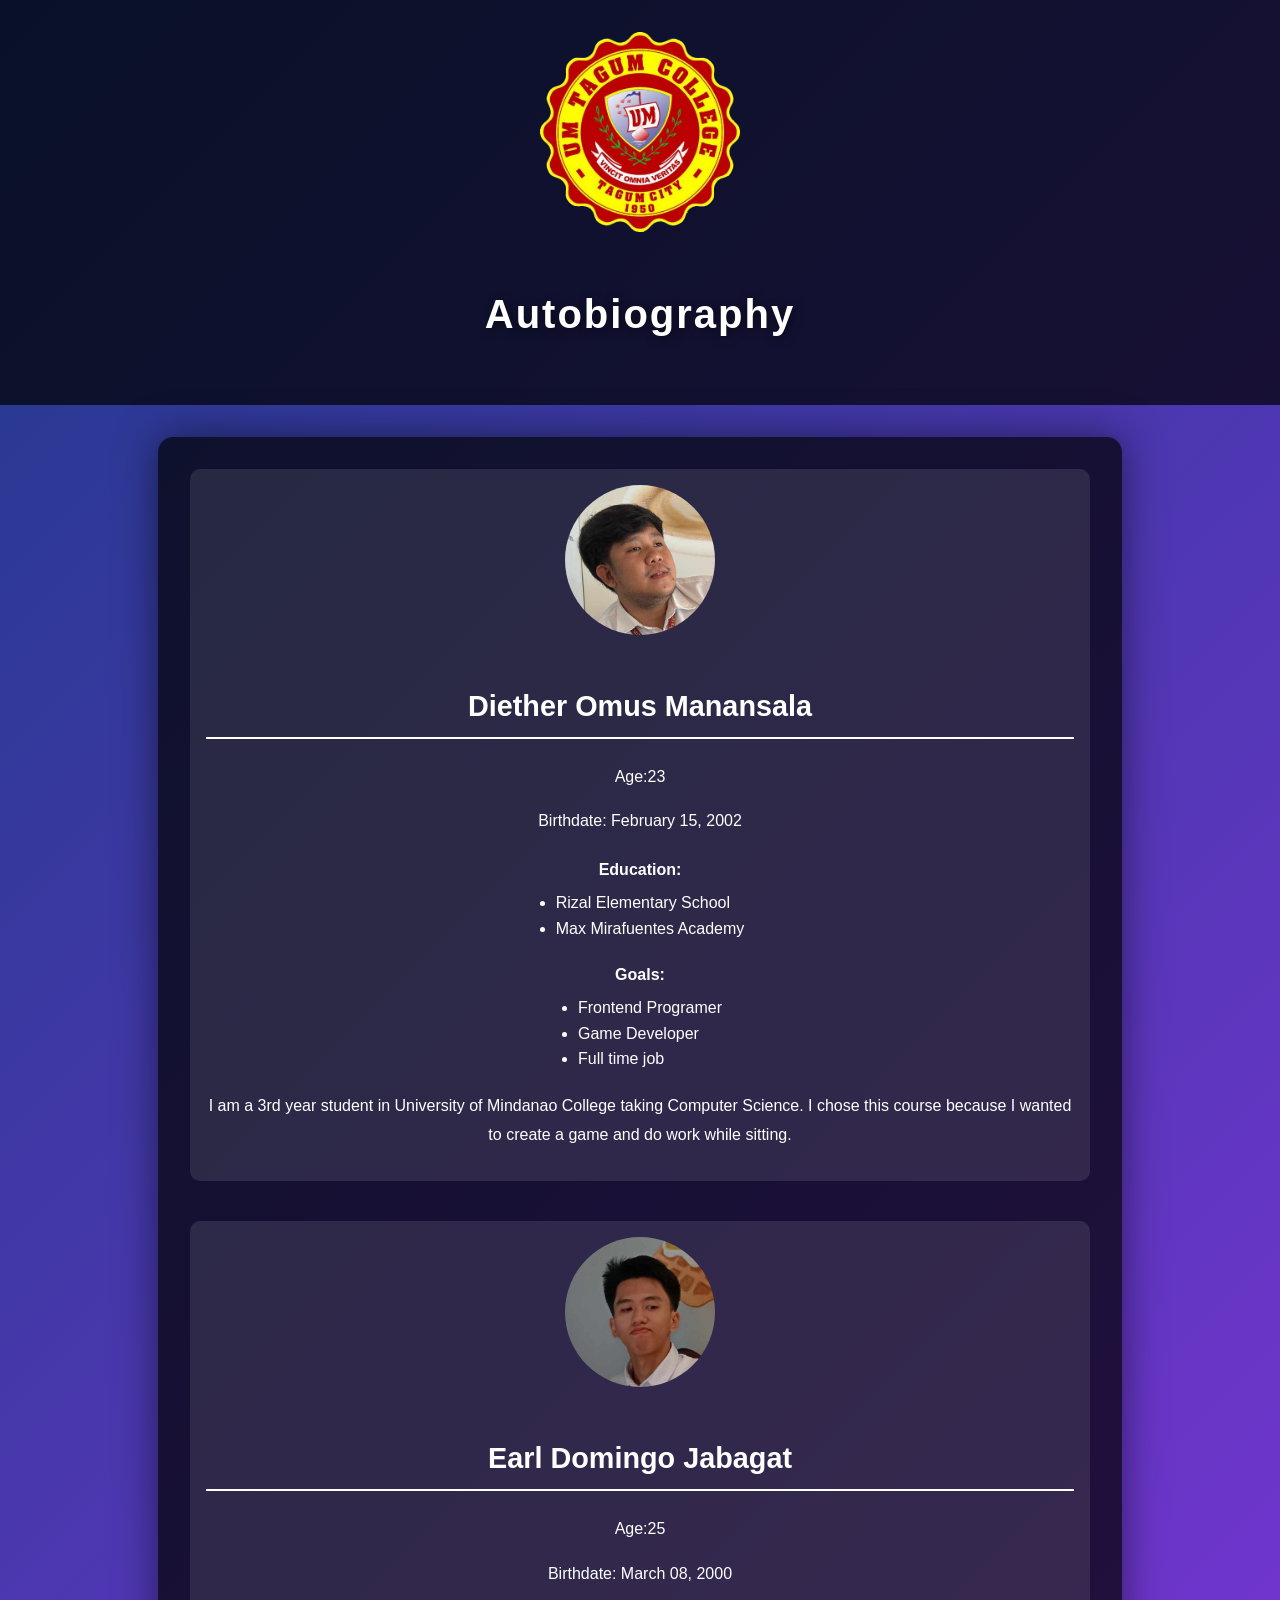
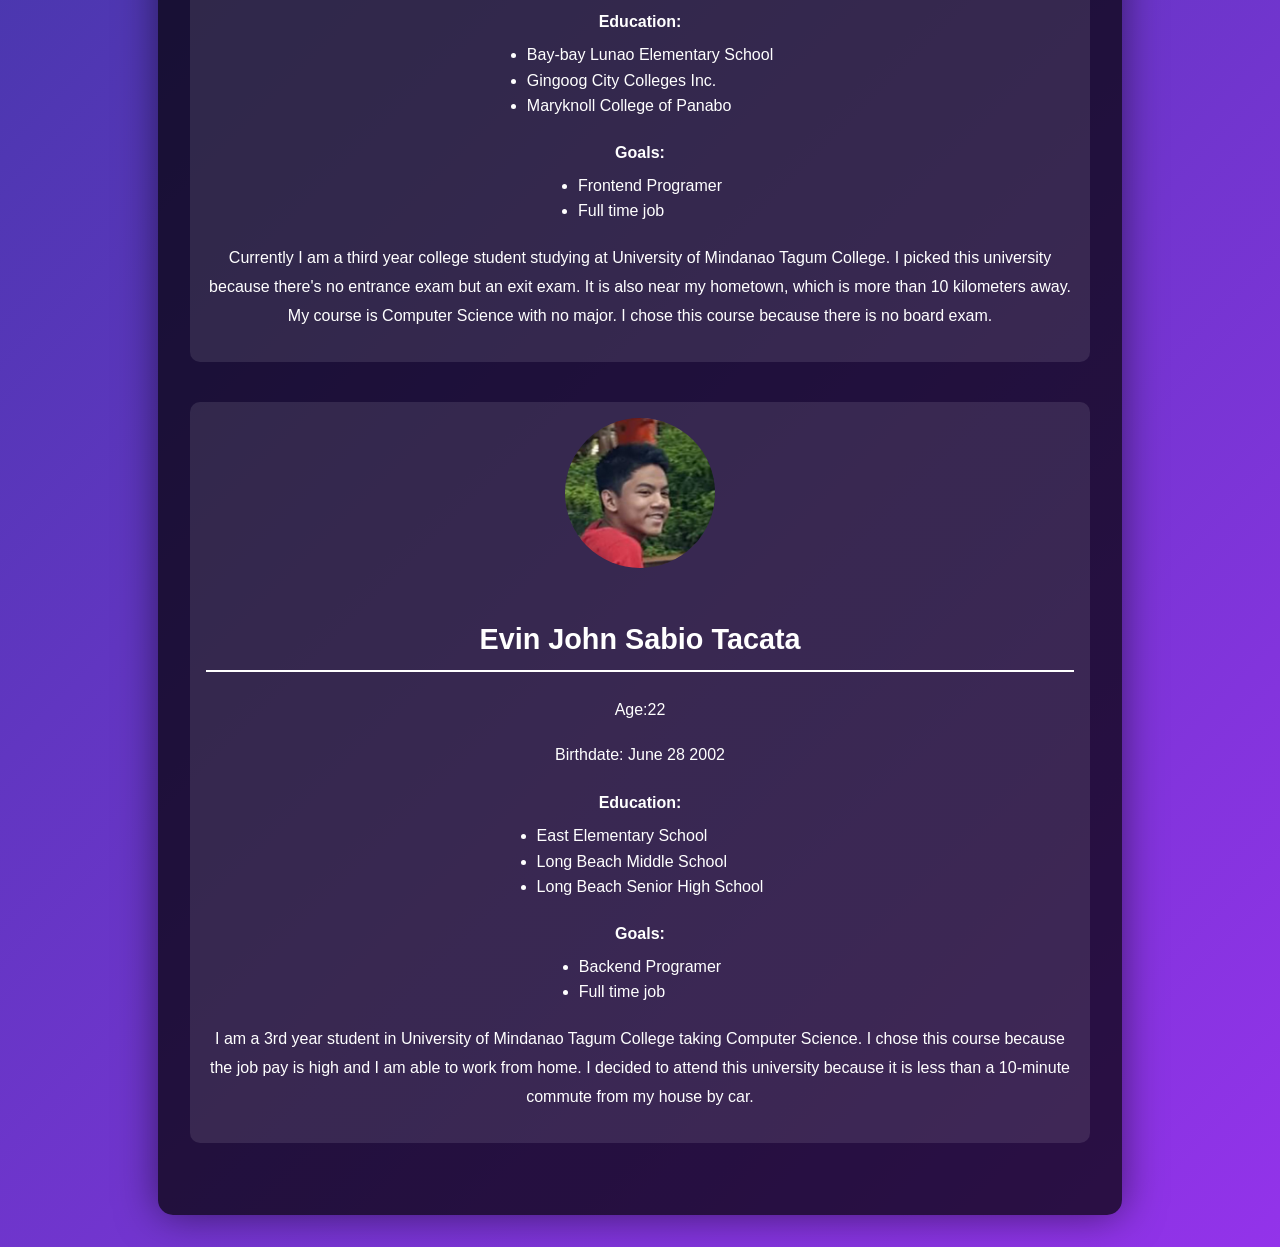
<file: index.html>
<!DOCTYPE html>
<html lang="en">
<head>
    <meta charset="UTF-8">
    <meta name="viewport" content="width=device-width, initial-scale=1.0">
    <meta name="description" content="An autobiography page for three people">
    <link rel="stylesheet" type="text/css" href="style.css">
    <title>Autobiography</title>
    <style>
        body { font-family: 'Poppins', sans-serif; line-height: 1.6; margin: 0; padding: 0; background: linear-gradient(135deg, #1e3a8a, #9333ea); color: #fff; }
        header { background: rgba(0, 0, 0, 0.7); padding: 2rem 0; text-align: center; }
        img { width: 200px; height: 200px; border-radius: 50%; margin-bottom: 1rem; transition: transform 0.3s; }
        header h1 { font-size: 2.5rem; letter-spacing: 2px; text-shadow: 2px 2px 10px rgba(0, 0, 0, 0.5); }
        main { max-width: 900px; margin: 2rem auto; padding: 2rem; background: rgba(0, 0, 0, 0.7); border-radius: 15px; box-shadow: 0 0 40px rgba(0, 0, 0, 0.5); }
        section { margin-bottom: 2.5rem; padding: 1rem; background: rgba(255, 255, 255, 0.1); border-radius: 10px; transition: transform 0.3s ease; }
        section:hover { transform: scale(1.03); }
        section h2 { font-size: 1.8rem; border-bottom: 2px solid #fff; padding-bottom: 0.5rem; }
        .profile { text-align: center; }
        .profile img { width: 150px; height: 150px; border-radius: 50%; margin-bottom: 1rem; transition: transform 0.3s; }
        .profile img:hover { transform: scale(1.1); }
        p { font-size: 1rem; line-height: 1.8; }
    </style>
</head>
<body>
    <header>
        <img src="UMTC Logo.png" alt="Diether">
        <h1>Autobiography</h1>
    </header>
    <main>
        <section class="profile">
            <img src="diether.jpg" alt="Diether">
            <h2>Diether Omus Manansala</h2>
            <p>Age:23</p>
            <p>Birthdate: February 15, 2002</p>

            <div class="Education-Section">
                <p>Education:</p>
                <ul>
                    <li>Rizal Elementary School</li>
                    <li>Max Mirafuentes Academy</li>
                </ul>
            </div>

            <div class="Goals-Section">
                <p>Goals:</p>
                <ul>
                    <li>Frontend Programer</li>
                    <li>Game Developer</li>
                    <li>Full time job</li>
                </ul>
            </div>

            <p>I am a 3rd year student in University of Mindanao College taking Computer Science. I chose this course because I wanted to create a game and do work while sitting.</p>
        </section>

        <section class="profile">
            <img src="earl.jpg" alt="Earl">
            <h2>Earl Domingo Jabagat</h2>
            <p>Age:25</p>
            <p>Birthdate: March 08, 2000</p>

            <div class="Education-Section">
                <p>Education:</p>
                <ul>
                    <li>Bay-bay Lunao Elementary School</li>
                    <li>Gingoog City Colleges Inc.</li>
                    <li>Maryknoll College of Panabo</li>
                </ul>
            </div>

            <div class="Goals-Section">
                <p>Goals:</p>
                <ul>
                    <li>Frontend Programer</li>
                    <li>Full time job</li>
                </ul>
            </div>

            <p>Currently I am a third year college student studying at University of Mindanao Tagum College. I picked this university because there's no entrance exam but an exit exam. It is also near my hometown, which is more than 10 kilometers away. My course is Computer Science with no major. I chose this course because there is no board exam.</p>
        </section>

        <section class="profile">
            <img src="evin.jpg" alt="Evin John Sabio Tacata">
            <h2>Evin John Sabio Tacata</h2>
            <p>Age:22</p>
            <p>Birthdate: June 28 2002</p>

            <div class="Education-Section">
                <p>Education:</p>
                <ul>
                    <li>East Elementary School</li>
                    <li>Long Beach Middle School</li>
                    <li>Long Beach Senior High School</li>
                </ul>
            </div>

            <div class="Goals-Section">
                <p>Goals:</p>
                <ul>
                    <li>Backend Programer</li>
                    <li>Full time job</li>
                </ul>
            </div>

            <p>I am a 3rd year student in University of Mindanao Tagum College taking Computer Science. I chose this course because the job pay is high and I am able to work from home. I decided to attend this university because it is less than a 10-minute commute from my house by car.</p>
        </section>
    </main>
</body>
</html>
</file>
<file: style.css>
.Education-Section,
.Goals-Section {
    margin: 20px auto;
    text-align: center;
}

.Education-Section p,
.Goals-Section p {
    font-weight: bold;
    margin-bottom: 5px;
}

.Education-Section ul,
.Goals-Section ul {
    display: inline-block;
    text-align: left;
    padding-left: 20px;
    margin: 0 auto;
    list-style-type: disc;
}
</file>
